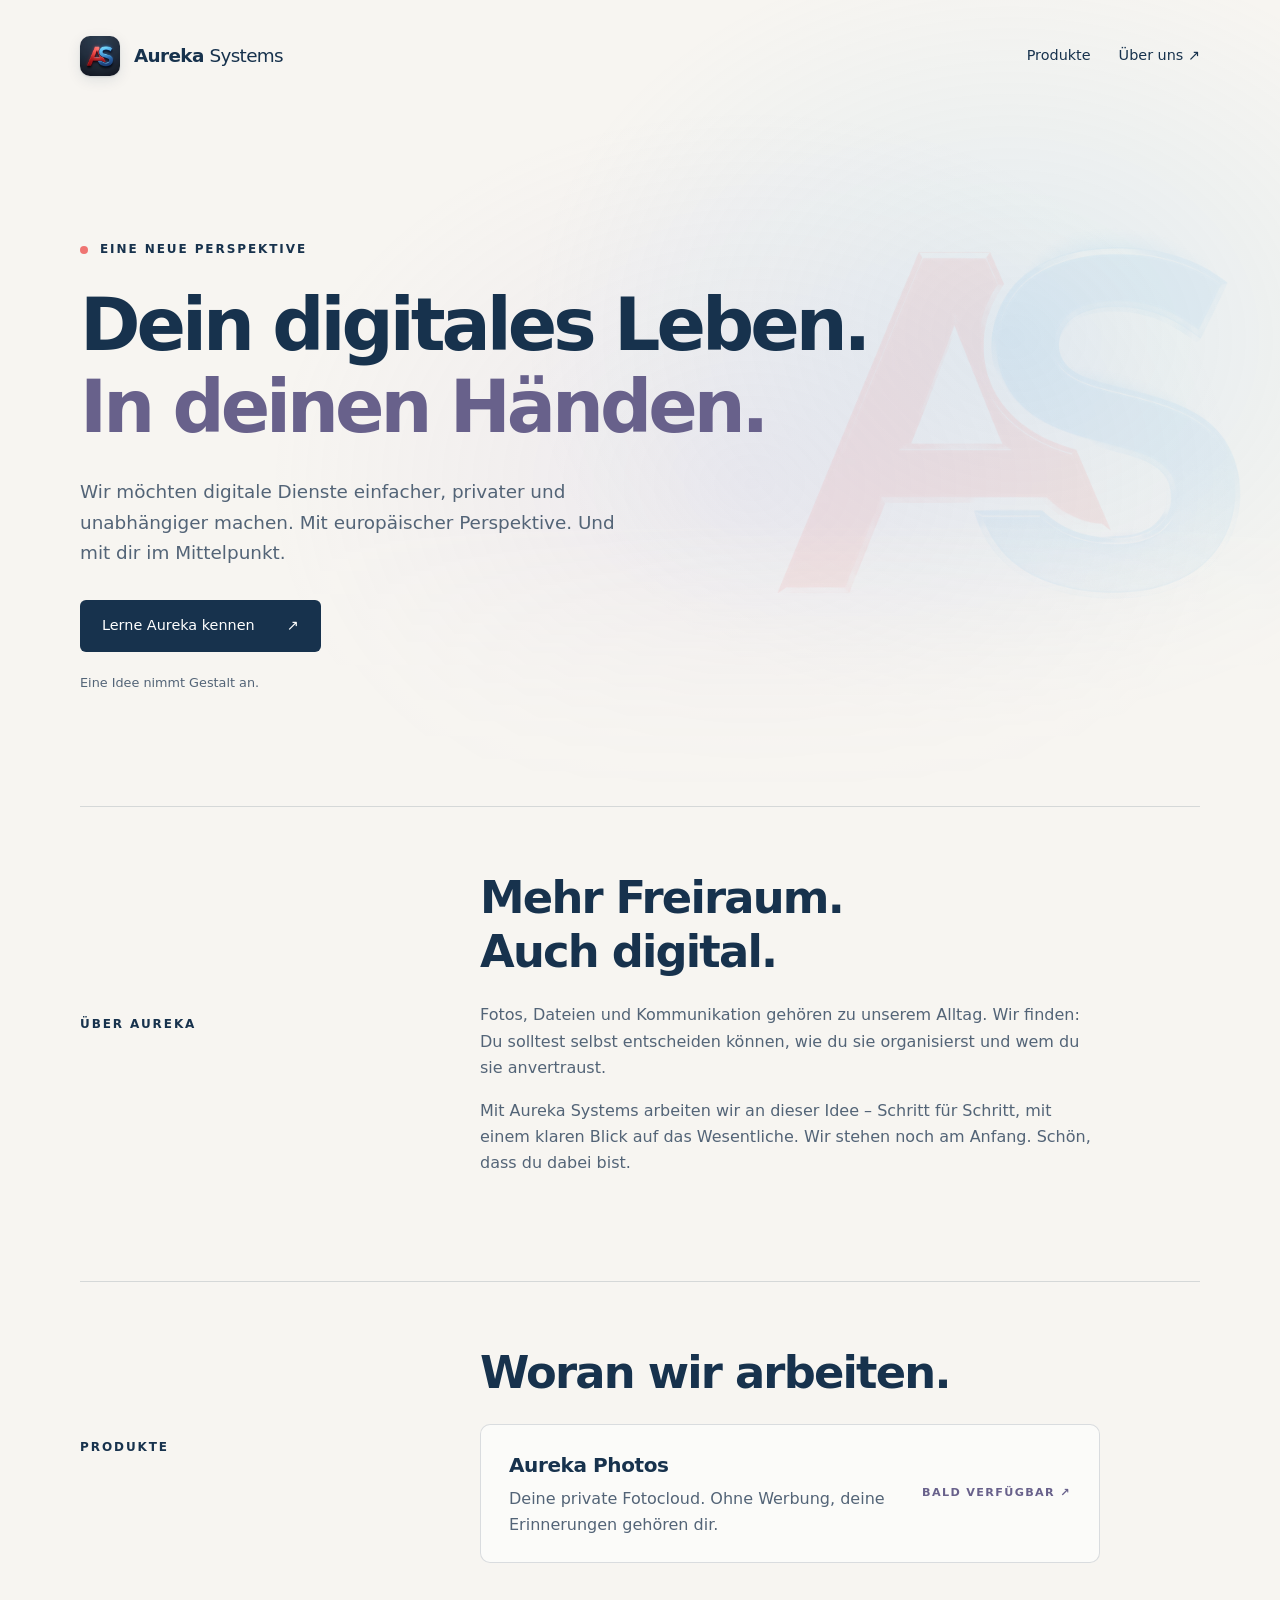
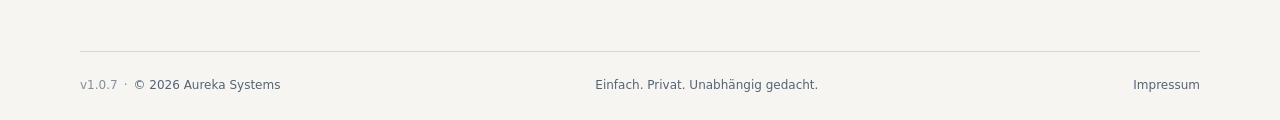
<file: public/index.html>
<!doctype html>
<html lang="de">
<head>
<meta charset="utf-8">
<meta name="viewport" content="width=device-width, initial-scale=1">
<meta name="description" content="Aureka Systems – dein digitales Leben. Einfach, privat und unabhängig gedacht.">
<meta name="theme-color" content="#f7f5f1">
<title>Aureka Systems – Dein digitales Leben. In deinen Händen.</title>
<link rel="icon" href="favicon.ico" sizes="48x48">
<link rel="icon" href="assets/favicon-32.png?v=v1.0.7" type="image/png" sizes="32x32">
<link rel="apple-touch-icon" href="apple-touch-icon.png?v=v1.0.7">
<link rel="stylesheet" href="assets/style.css?v=v1.0.7">
</head>
<body>
<a class="skip-link" href="#main">Zum Inhalt</a>
<header class="header wrap">
<a class="brand" href="./"><img class="brand-mark" src="assets/logo.png?v=v1.0.7" alt="" width="40" height="40"><span>Aureka <span class="brand-light">Systems</span></span></a>
<nav aria-label="Hauptnavigation"><a href="#products">Produkte</a><a href="#about">Über uns ↗</a></nav>
</header>
<main id="main">
<section class="hero wrap" aria-labelledby="hero-title">
<p class="eyebrow"><span aria-hidden="true"></span> Eine neue Perspektive</p>
<h1 id="hero-title">Dein digitales Leben.<br><span>In deinen Händen.</span></h1>
<p class="intro">Wir möchten digitale Dienste einfacher, privater und unabhängiger machen. Mit europäischer Perspektive. Und mit dir im Mittelpunkt.</p>
<a class="button" href="#about">Lerne Aureka kennen <span aria-hidden="true">↗</span></a>
<p class="hero-note">Eine Idee nimmt Gestalt an.</p>
</section>
<section class="about wrap" id="about" aria-labelledby="about-title">
<p class="eyebrow">Über Aureka</p>
<div><h2 id="about-title">Mehr Freiraum.<br>Auch digital.</h2>
<p>Fotos, Dateien und Kommunikation gehören zu unserem Alltag. Wir finden: Du solltest selbst entscheiden können, wie du sie organisierst und wem du sie anvertraust.</p>
<p>Mit Aureka Systems arbeiten wir an dieser Idee – Schritt für Schritt, mit einem klaren Blick auf das Wesentliche. Wir stehen noch am Anfang. Schön, dass du dabei bist.</p>
</div>
</section>
<section class="products wrap" id="products" aria-labelledby="products-title">
<p class="eyebrow">Produkte</p>
<div><h2 id="products-title">Woran wir arbeiten.</h2>
<a class="product" href="products/photos.html"><div><h3>Aureka Photos</h3><p>Deine private Fotocloud. Ohne Werbung, deine Erinnerungen gehören dir.</p></div><span class="product-tag">Bald verfügbar ↗</span></a>
</div>
</section>
</main>
<footer class="footer wrap"><span><span class="version"><a href="https://github.com/aurekasystems/aureka.at/releases/tag/v1.0.7">v1.0.7</a></span>© 2026 Aureka Systems</span><span>Einfach. Privat. Unabhängig gedacht.</span><a href="impressum.html">Impressum</a></footer>
</body>
</html>
</file>
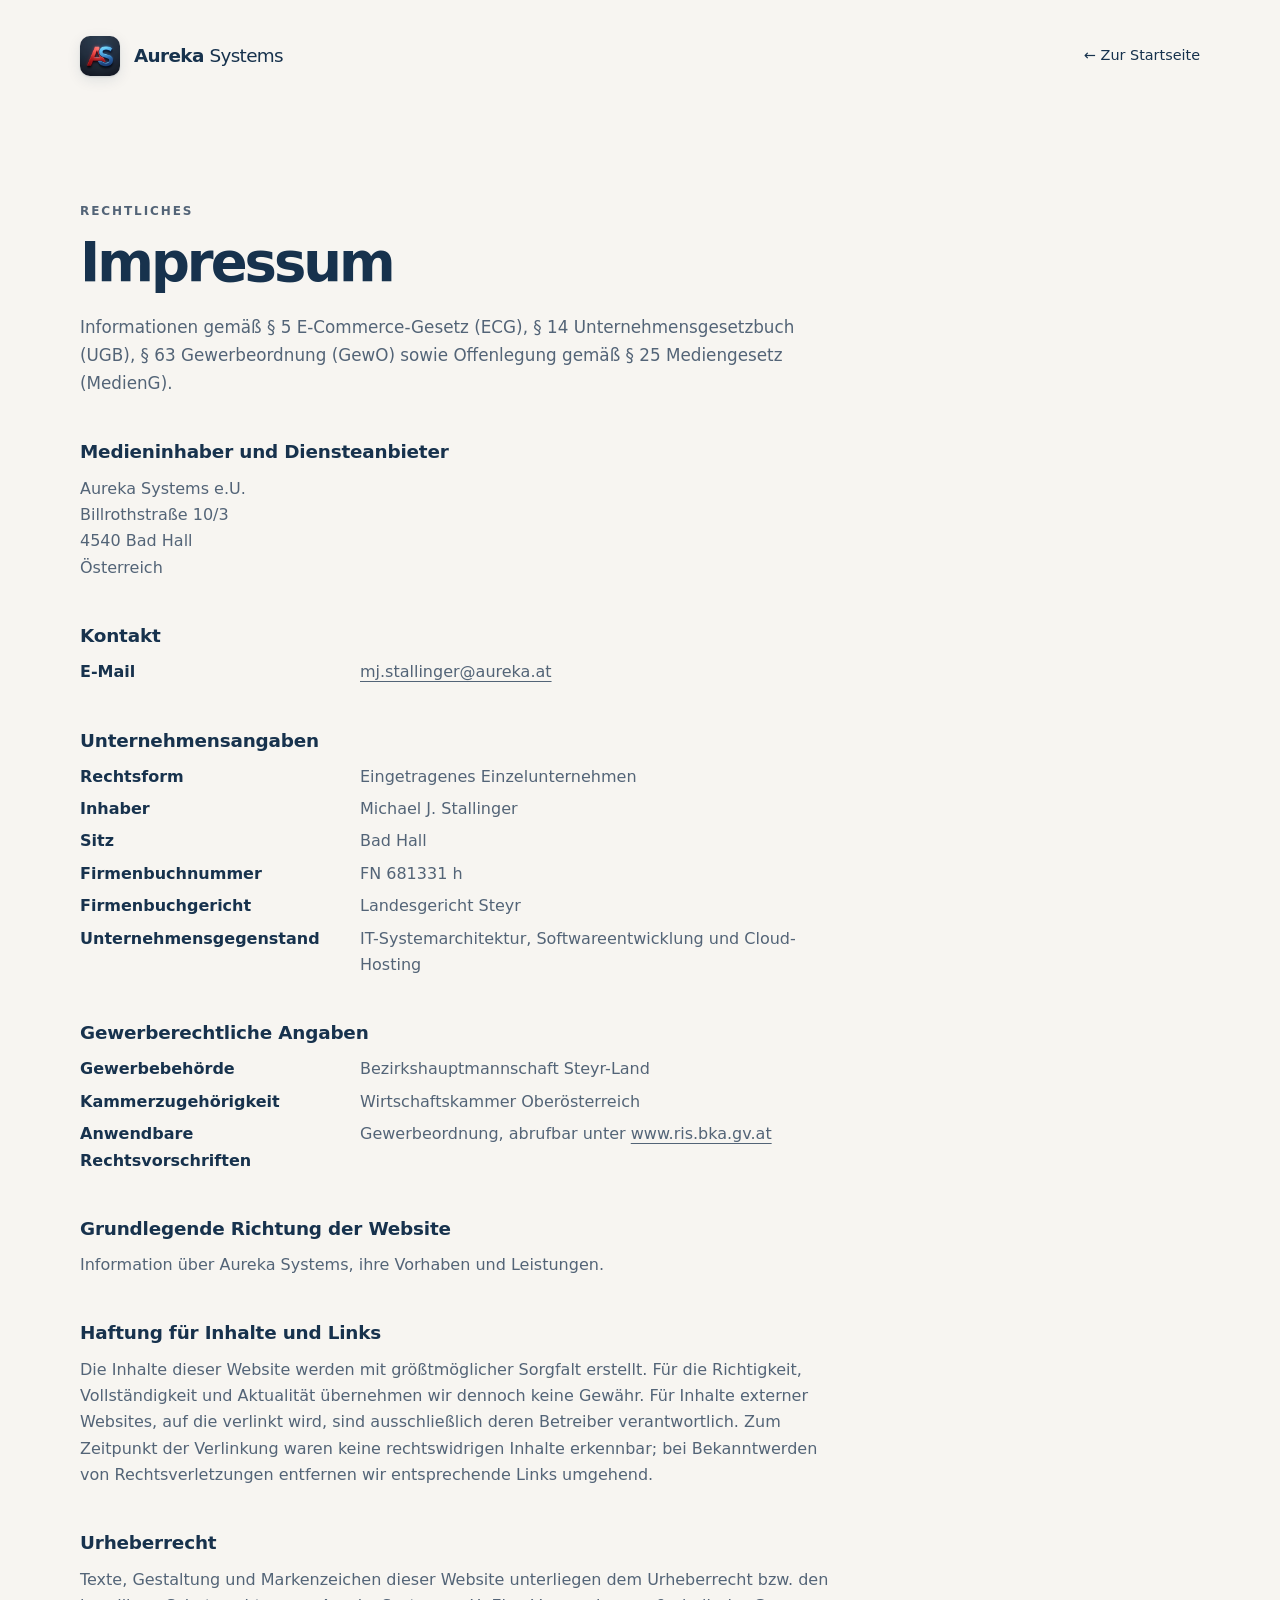
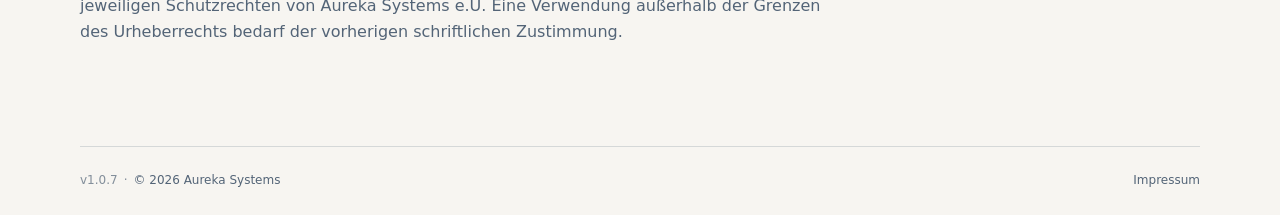
<file: public/impressum.html>
<!doctype html>
<html lang="de-AT">
<head>
<meta charset="utf-8">
<meta name="viewport" content="width=device-width, initial-scale=1">
<meta name="description" content="Impressum und Offenlegung von Aureka Systems.">
<meta name="theme-color" content="#f7f5f1">
<title>Impressum – Aureka Systems</title>
<link rel="icon" href="favicon.ico" sizes="48x48">
<link rel="icon" href="assets/favicon-32.png?v=v1.0.7" type="image/png" sizes="32x32">
<link rel="apple-touch-icon" href="apple-touch-icon.png?v=v1.0.7">
<link rel="stylesheet" href="assets/style.css?v=v1.0.7">
</head>
<body>
<a class="skip-link" href="#main">Zum Inhalt</a>
<header class="header wrap">
<a class="brand" href="./"><img class="brand-mark" src="assets/logo.png?v=v1.0.7" alt="" width="40" height="40"><span>Aureka <span class="brand-light">Systems</span></span></a>
<nav aria-label="Hauptnavigation"><a href="./">← Zur Startseite</a></nav>
</header>
<main id="main" class="legal wrap">
<p class="eyebrow">Rechtliches</p>
<h1>Impressum</h1>
<p class="legal-lead">Informationen gemäß § 5 E-Commerce-Gesetz (ECG), § 14 Unternehmensgesetzbuch (UGB), § 63 Gewerbeordnung (GewO) sowie Offenlegung gemäß § 25 Mediengesetz (MedienG).</p>

<section aria-labelledby="betreiber">
<h2 id="betreiber">Medieninhaber und Diensteanbieter</h2>
<p>Aureka Systems e.U.<br>
Billrothstraße 10/3<br>
4540 Bad Hall<br>
Österreich</p>
</section>

<section aria-labelledby="kontakt">
<h2 id="kontakt">Kontakt</h2>
<dl class="legal-list">
<dt>E-Mail</dt><dd><a href="&#109;&#97;&#105;&#108;&#116;&#111;&#58;&#109;&#106;&#46;&#115;&#116;&#97;&#108;&#108;&#105;&#110;&#103;&#101;&#114;&#64;&#97;&#117;&#114;&#101;&#107;&#97;&#46;&#97;&#116;">&#109;&#106;&#46;&#115;&#116;&#97;&#108;&#108;&#105;&#110;&#103;&#101;&#114;&#64;&#97;&#117;&#114;&#101;&#107;&#97;&#46;&#97;&#116;</a></dd>
</dl>
</section>

<section aria-labelledby="unternehmen">
<h2 id="unternehmen">Unternehmensangaben</h2>
<dl class="legal-list">
<dt>Rechtsform</dt><dd>Eingetragenes Einzelunternehmen</dd>
<dt>Inhaber</dt><dd>Michael J. Stallinger</dd>
<dt>Sitz</dt><dd>Bad Hall</dd>
<dt>Firmenbuchnummer</dt><dd>FN 681331 h</dd>
<dt>Firmenbuchgericht</dt><dd>Landesgericht Steyr</dd>
<dt>Unternehmensgegenstand</dt><dd>IT-Systemarchitektur, Softwareentwicklung und Cloud-Hosting</dd>
</dl>
</section>

<section aria-labelledby="gewerbe">
<h2 id="gewerbe">Gewerberechtliche Angaben</h2>
<dl class="legal-list">
<dt>Gewerbebehörde</dt><dd>Bezirkshauptmannschaft Steyr-Land</dd>
<dt>Kammerzugehörigkeit</dt><dd>Wirtschaftskammer Oberösterreich</dd>
<dt>Anwendbare Rechtsvorschriften</dt><dd>Gewerbeordnung, abrufbar unter <a href="https://www.ris.bka.gv.at">www.ris.bka.gv.at</a></dd>
</dl>
</section>

<section aria-labelledby="offenlegung">
<h2 id="offenlegung">Grundlegende Richtung der Website</h2>
<p>Information über Aureka Systems, ihre Vorhaben und Leistungen.</p>
</section>

<section aria-labelledby="haftung">
<h2 id="haftung">Haftung für Inhalte und Links</h2>
<p>Die Inhalte dieser Website werden mit größtmöglicher Sorgfalt erstellt. Für die Richtigkeit, Vollständigkeit und Aktualität übernehmen wir dennoch keine Gewähr. Für Inhalte externer Websites, auf die verlinkt wird, sind ausschließlich deren Betreiber verantwortlich. Zum Zeitpunkt der Verlinkung waren keine rechtswidrigen Inhalte erkennbar; bei Bekanntwerden von Rechtsverletzungen entfernen wir entsprechende Links umgehend.</p>
</section>

<section aria-labelledby="urheberrecht">
<h2 id="urheberrecht">Urheberrecht</h2>
<p>Texte, Gestaltung und Markenzeichen dieser Website unterliegen dem Urheberrecht bzw. den jeweiligen Schutzrechten von Aureka Systems e.U. Eine Verwendung außerhalb der Grenzen des Urheberrechts bedarf der vorherigen schriftlichen Zustimmung.</p>
</section>
</main>
<footer class="footer wrap"><span><span class="version"><a href="https://github.com/aurekasystems/aureka.at/releases/tag/v1.0.7">v1.0.7</a></span>© 2026 Aureka Systems</span><a href="impressum.html" aria-current="page">Impressum</a></footer>
</body>
</html>
</file>
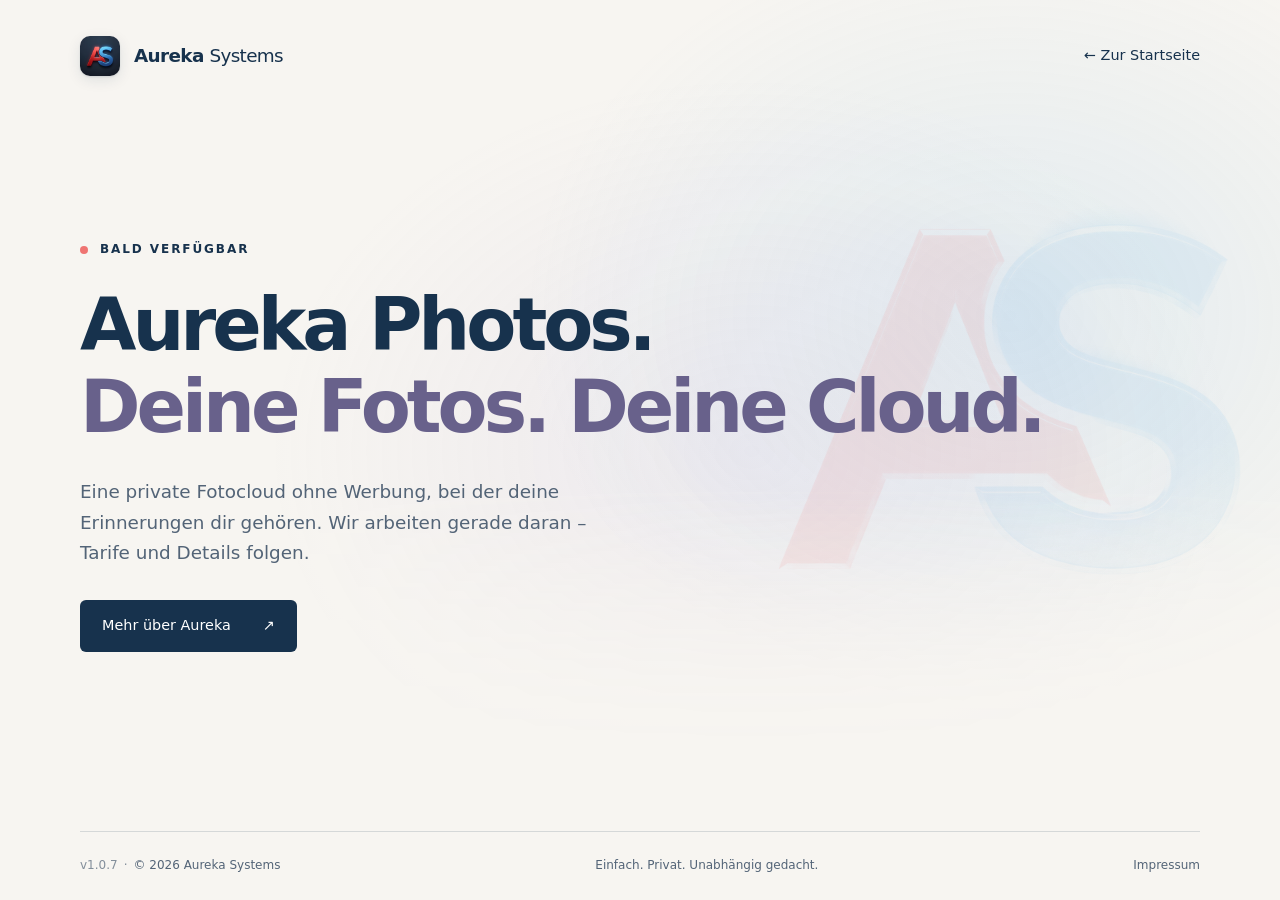
<file: public/products/photos.html>
<!doctype html>
<html lang="de">
<head>
<meta charset="utf-8">
<meta name="viewport" content="width=device-width, initial-scale=1">
<meta name="description" content="Aureka Photos – deine private Fotocloud. Bald verfügbar.">
<meta name="theme-color" content="#f7f5f1">
<title>Aureka Photos – Aureka Systems</title>
<link rel="icon" href="../favicon.ico" sizes="48x48">
<link rel="icon" href="../assets/favicon-32.png?v=v1.0.7" type="image/png" sizes="32x32">
<link rel="apple-touch-icon" href="../apple-touch-icon.png?v=v1.0.7">
<link rel="stylesheet" href="../assets/style.css?v=v1.0.7">
</head>
<body>
<a class="skip-link" href="#main">Zum Inhalt</a>
<header class="header wrap">
<a class="brand" href="../"><img class="brand-mark" src="../assets/logo.png?v=v1.0.7" alt="" width="40" height="40"><span>Aureka <span class="brand-light">Systems</span></span></a>
<nav aria-label="Hauptnavigation"><a href="../">← Zur Startseite</a></nav>
</header>
<main id="main">
<section class="hero wrap" aria-labelledby="hero-title">
<p class="eyebrow"><span aria-hidden="true"></span> Bald verfügbar</p>
<h1 id="hero-title">Aureka Photos.<br><span>Deine Fotos. Deine Cloud.</span></h1>
<p class="intro">Eine private Fotocloud ohne Werbung, bei der deine Erinnerungen dir gehören. Wir arbeiten gerade daran – Tarife und Details folgen.</p>
<a class="button" href="../#about">Mehr über Aureka <span aria-hidden="true">↗</span></a>
</section>
</main>
<footer class="footer wrap"><span><span class="version"><a href="https://github.com/aurekasystems/aureka.at/releases/tag/v1.0.7">v1.0.7</a></span>© 2026 Aureka Systems</span><span>Einfach. Privat. Unabhängig gedacht.</span><a href="../impressum.html">Impressum</a></footer>
</body>
</html>
</file>
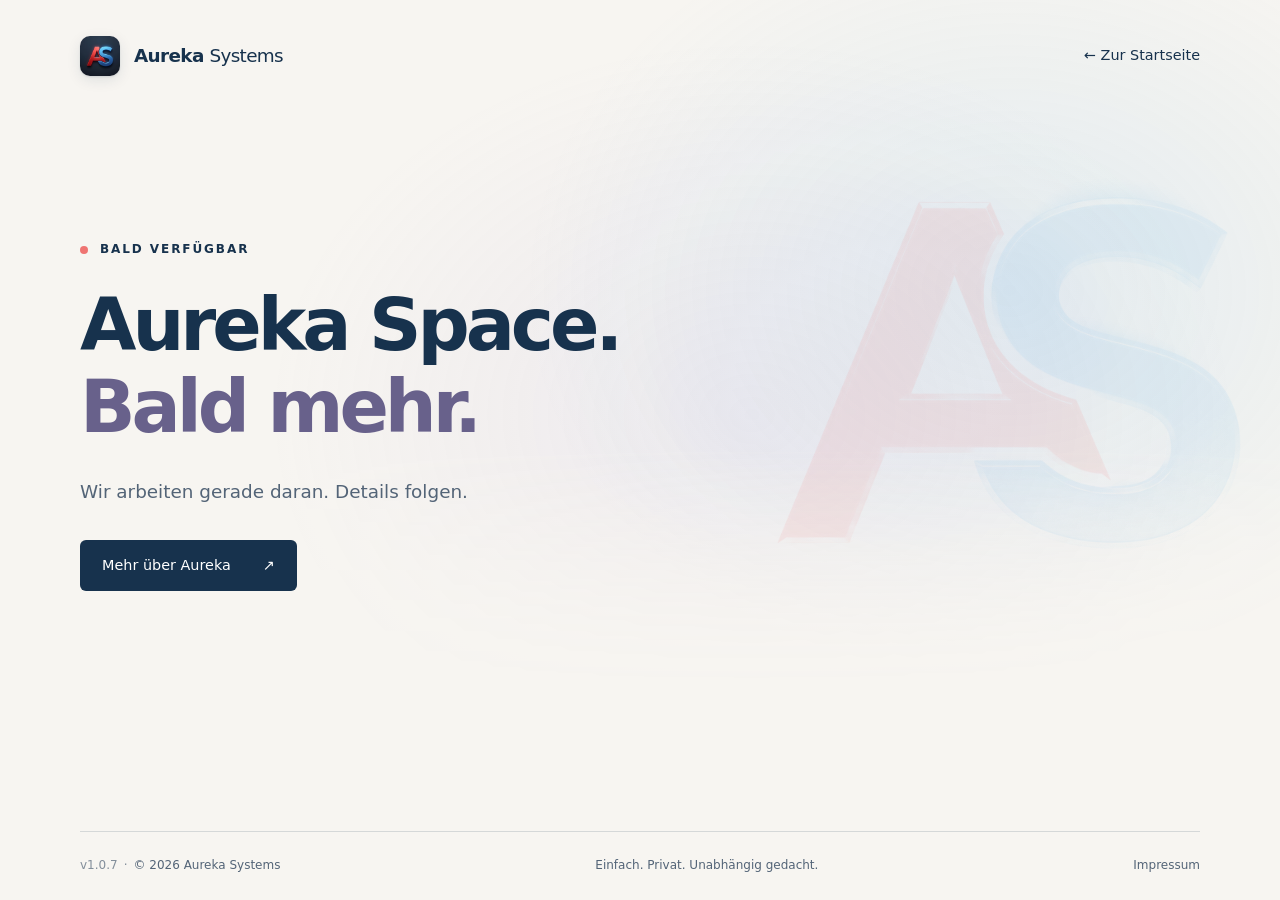
<file: public/products/space.html>
<!doctype html>
<html lang="de">
<head>
<meta charset="utf-8">
<meta name="viewport" content="width=device-width, initial-scale=1">
<meta name="description" content="Aureka Space – bald verfügbar.">
<meta name="theme-color" content="#f7f5f1">
<title>Aureka Space – Aureka Systems</title>
<link rel="icon" href="../favicon.ico" sizes="48x48">
<link rel="icon" href="../assets/favicon-32.png?v=v1.0.7" type="image/png" sizes="32x32">
<link rel="apple-touch-icon" href="../apple-touch-icon.png?v=v1.0.7">
<link rel="stylesheet" href="../assets/style.css?v=v1.0.7">
</head>
<body>
<a class="skip-link" href="#main">Zum Inhalt</a>
<header class="header wrap">
<a class="brand" href="../"><img class="brand-mark" src="../assets/logo.png?v=v1.0.7" alt="" width="40" height="40"><span>Aureka <span class="brand-light">Systems</span></span></a>
<nav aria-label="Hauptnavigation"><a href="../">← Zur Startseite</a></nav>
</header>
<main id="main">
<section class="hero wrap" aria-labelledby="hero-title">
<p class="eyebrow"><span aria-hidden="true"></span> Bald verfügbar</p>
<h1 id="hero-title">Aureka Space.<br><span>Bald mehr.</span></h1>
<p class="intro">Wir arbeiten gerade daran. Details folgen.</p>
<a class="button" href="../#about">Mehr über Aureka <span aria-hidden="true">↗</span></a>
</section>
</main>
<footer class="footer wrap"><span><span class="version"><a href="https://github.com/aurekasystems/aureka.at/releases/tag/v1.0.7">v1.0.7</a></span>© 2026 Aureka Systems</span><span>Einfach. Privat. Unabhängig gedacht.</span><a href="../impressum.html">Impressum</a></footer>
</body>
</html>
</file>
<file: public/assets/style.css>
:root { color-scheme: light; --paper: #f7f5f1; --navy: #17324d; --muted: #536477; --wrap: min(1120px, calc(100vw - 64px)); }
* { box-sizing: border-box; }
html { scroll-behavior: smooth; scroll-padding-top: 2rem; }
body { margin: 0; min-height: 100vh; min-height: 100dvh; display: flex; flex-direction: column; overflow-x: clip; background: var(--paper); color: var(--navy); font-family: "Segoe UI", system-ui, sans-serif; line-height: 1.65; -webkit-font-smoothing: antialiased; }
a { color: inherit; text-underline-offset: .25em; }
a:focus-visible { outline: 3px solid var(--navy); outline-offset: 6px; }
.wrap { width: min(1120px, calc(100% - 64px)); margin-inline: auto; }
main { flex: 1 0 auto; }
.skip-link { position: absolute; top: -100px; left: 24px; padding: 12px; background: white; z-index: 2; }
.skip-link:focus { top: 12px; }
.header { min-height: 112px; display: flex; align-items: center; justify-content: space-between; gap: 24px; }
.brand { display: inline-flex; align-items: center; gap: 14px; font-size: 1.15rem; font-weight: 650; text-decoration: none; letter-spacing: -.035em; }
.brand-light { font-weight: 400; }
.brand-mark { display: block; width: 40px; height: 40px; border-radius: 10px; box-shadow: 0 1px 2px #17324d1f, 0 4px 14px #17324d1a; }
nav { display: flex; gap: 28px; }
nav a { font-size: .9rem; text-decoration: none; }
nav a:hover { text-decoration: underline; }
.hero { position: relative; padding-block: clamp(72px, 10vw, 144px) 100px; }
/* Glow spans the full viewport width and fades out softly, so it never ends in a visible edge on wide screens. */
.hero::before { content: ""; position: absolute; z-index: -1; pointer-events: none; top: -112px; bottom: 0; left: calc(50% - 50vw); right: calc(50% - 50vw); background: radial-gradient(ellipse calc(var(--wrap) * .62) 560px at calc(50% + var(--wrap) * .33) 42%, #6db7e824, transparent 70%), radial-gradient(ellipse calc(var(--wrap) * .6) 520px at calc(50% + var(--wrap) * .1) 60%, #a99ad820, transparent 72%); -webkit-mask-image: linear-gradient(to bottom, #000 65%, transparent); mask-image: linear-gradient(to bottom, #000 65%, transparent); }
/* The AS mark sits where the glow is brightest: clearly visible, but still a background element. */
.hero::after { content: ""; position: absolute; z-index: -1; pointer-events: none; width: min(520px, 44%); aspect-ratio: 598 / 462; left: calc(83% - min(260px, 22%)); top: 44%; transform: translateY(-50%); background: url("as-watermark.webp?v=v1.0.7") center / contain no-repeat; opacity: .11; filter: blur(.75px); }
.eyebrow { display: flex; align-items: center; gap: 12px; font-size: .75rem; font-weight: 650; letter-spacing: .16em; text-transform: uppercase; margin: 0 0 24px; }
.eyebrow > span { height: 8px; width: 8px; border-radius: 50%; background: #ef7472; }
h1 { font-size: clamp(2.6rem, 5.7vw, 4.8rem); font-weight: 550; line-height: 1.12; letter-spacing: -.055em; margin: 0 0 30px; }
h1 > span { color: #68618b; }
.intro { max-width: 560px; color: var(--muted); font-size: 1.15rem; margin: 0 0 32px; }
.button { display: inline-flex; gap: 32px; align-items: center; padding: 14px 22px; border-radius: 6px; background: var(--navy); color: white; text-decoration: none; font-size: .9rem; }
.button:hover { background: #284963; }
.hero-note { color: var(--muted); font-size: .8rem; margin-top: 20px; }
.about { border-top: 1px solid #17324d26; display: grid; grid-template-columns: 1fr 2fr; gap: 40px; padding-block: 64px 88px; }
.about .eyebrow { padding-top: 10px; }
h2 { font-size: clamp(2rem, 3.5vw, 2.8rem); line-height: 1.2; letter-spacing: -.04em; font-weight: 550; margin: 0 0 24px; }
.about p:not(.eyebrow) { max-width: 620px; color: var(--muted); }
.products { border-top: 1px solid #17324d26; display: grid; grid-template-columns: 1fr 2fr; gap: 40px; padding-block: 64px 88px; }
.products .eyebrow { padding-top: 10px; }
.product { display: flex; justify-content: space-between; align-items: center; gap: 24px; max-width: 620px; padding: 24px 28px; border: 1px solid #17324d26; border-radius: 10px; background: #ffffff8c; text-decoration: none; transition: border-color .2s, background .2s; }
.product:hover { border-color: #17324d59; background: #fff; }
.product h3 { font-size: 1.25rem; font-weight: 600; letter-spacing: -.02em; margin: 0 0 4px; }
.product p { color: var(--muted); margin: 0; }
.product-tag { font-size: .7rem; font-weight: 650; letter-spacing: .12em; text-transform: uppercase; color: #68618b; white-space: nowrap; }
.footer { display: flex; justify-content: space-between; gap: 20px; border-top: 1px solid #17324d26; padding-block: 24px; color: var(--muted); font-size: .75rem; }
.footer a { text-decoration: none; }
.version::after { content: "·"; margin-inline: .5em; }
.version { opacity: .7; font-variant-numeric: tabular-nums; }
/* Unreleased files (local preview) still carry the placeholder. The selector
   leaves out its first "_", so the release workflow does not replace it. */
.version:has(a[href$="_SITE_VERSION__"]) { display: none; }
.footer a:hover { text-decoration: underline; }
.legal > * { max-width: 760px; }
.legal { padding-block: clamp(48px, 7vw, 96px) 88px; }
.legal h1 { font-size: clamp(2.2rem, 4.5vw, 3.4rem); margin-bottom: 20px; }
.legal h2 { font-size: 1.15rem; letter-spacing: -.01em; font-weight: 650; margin: 44px 0 12px; }
.legal p, .legal dd { color: var(--muted); }
.legal p { margin: 0 0 12px; }
.legal-lead { font-size: 1.05rem; }
.legal-list { display: grid; grid-template-columns: 16rem 1fr; gap: 6px 24px; margin: 0; }
.legal-list dt { font-weight: 600; }
.legal-list dd { margin: 0; overflow-wrap: anywhere; }
@media (max-width: 600px) {
:root { --wrap: calc(100vw - 40px); }
.wrap { width: calc(100% - 40px); }
.header { min-height: 88px; gap: 12px; }
.brand { gap: 10px; font-size: 1rem; }
.brand-mark { width: 34px; height: 34px; border-radius: 8px; }
nav { gap: 16px; }
nav a { font-size: .8rem; }
.hero { padding-block: 64px 72px; }
.hero::after { width: 74%; left: auto; right: -6%; top: 48%; opacity: .12; filter: blur(.5px); }
.intro { font-size: 1rem; }
.about, .products { grid-template-columns: 1fr; gap: 8px; padding-block: 40px 56px; }
.product { flex-direction: column; align-items: flex-start; gap: 8px; padding: 20px; }
.footer { flex-direction: column; gap: 4px; }
.legal-list { grid-template-columns: 1fr; gap: 0; }
.legal-list dd { margin-bottom: 10px; }
}
@media (prefers-reduced-motion: reduce) { html { scroll-behavior: auto; } }
</file>
